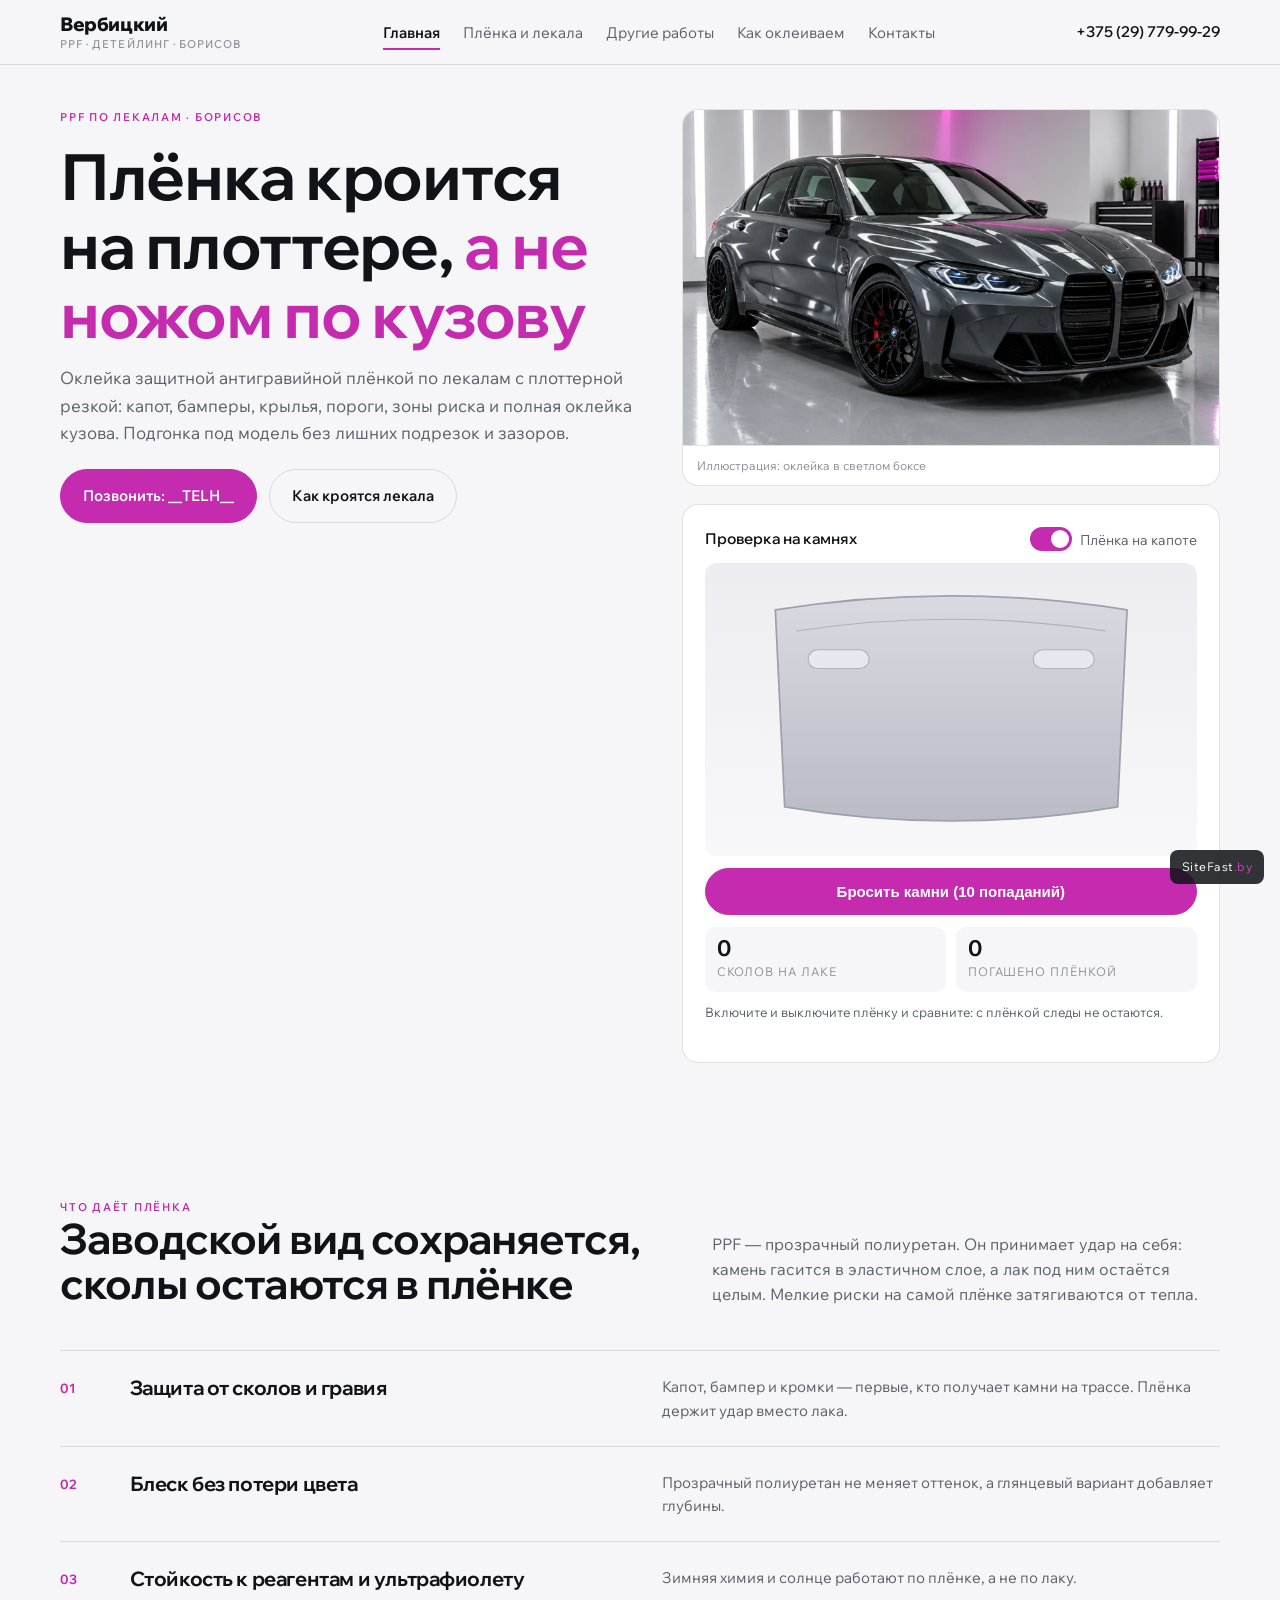
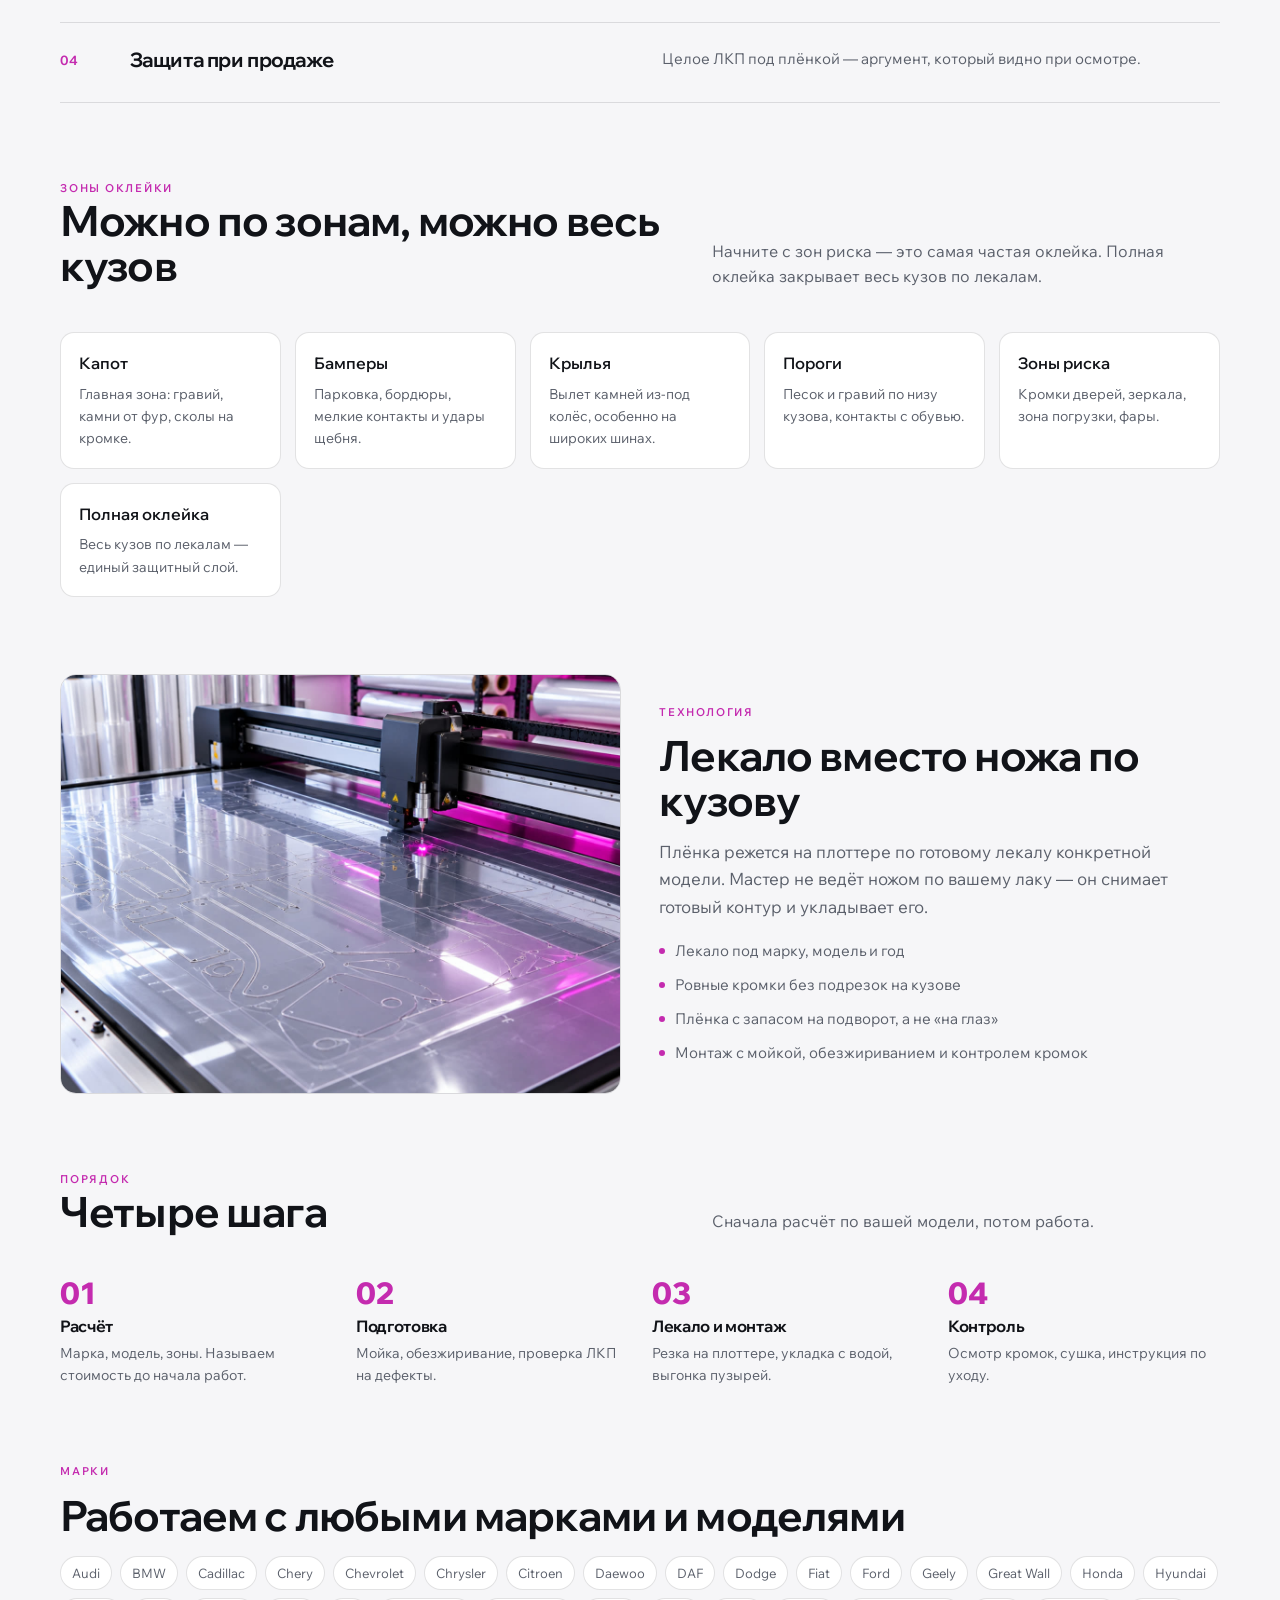
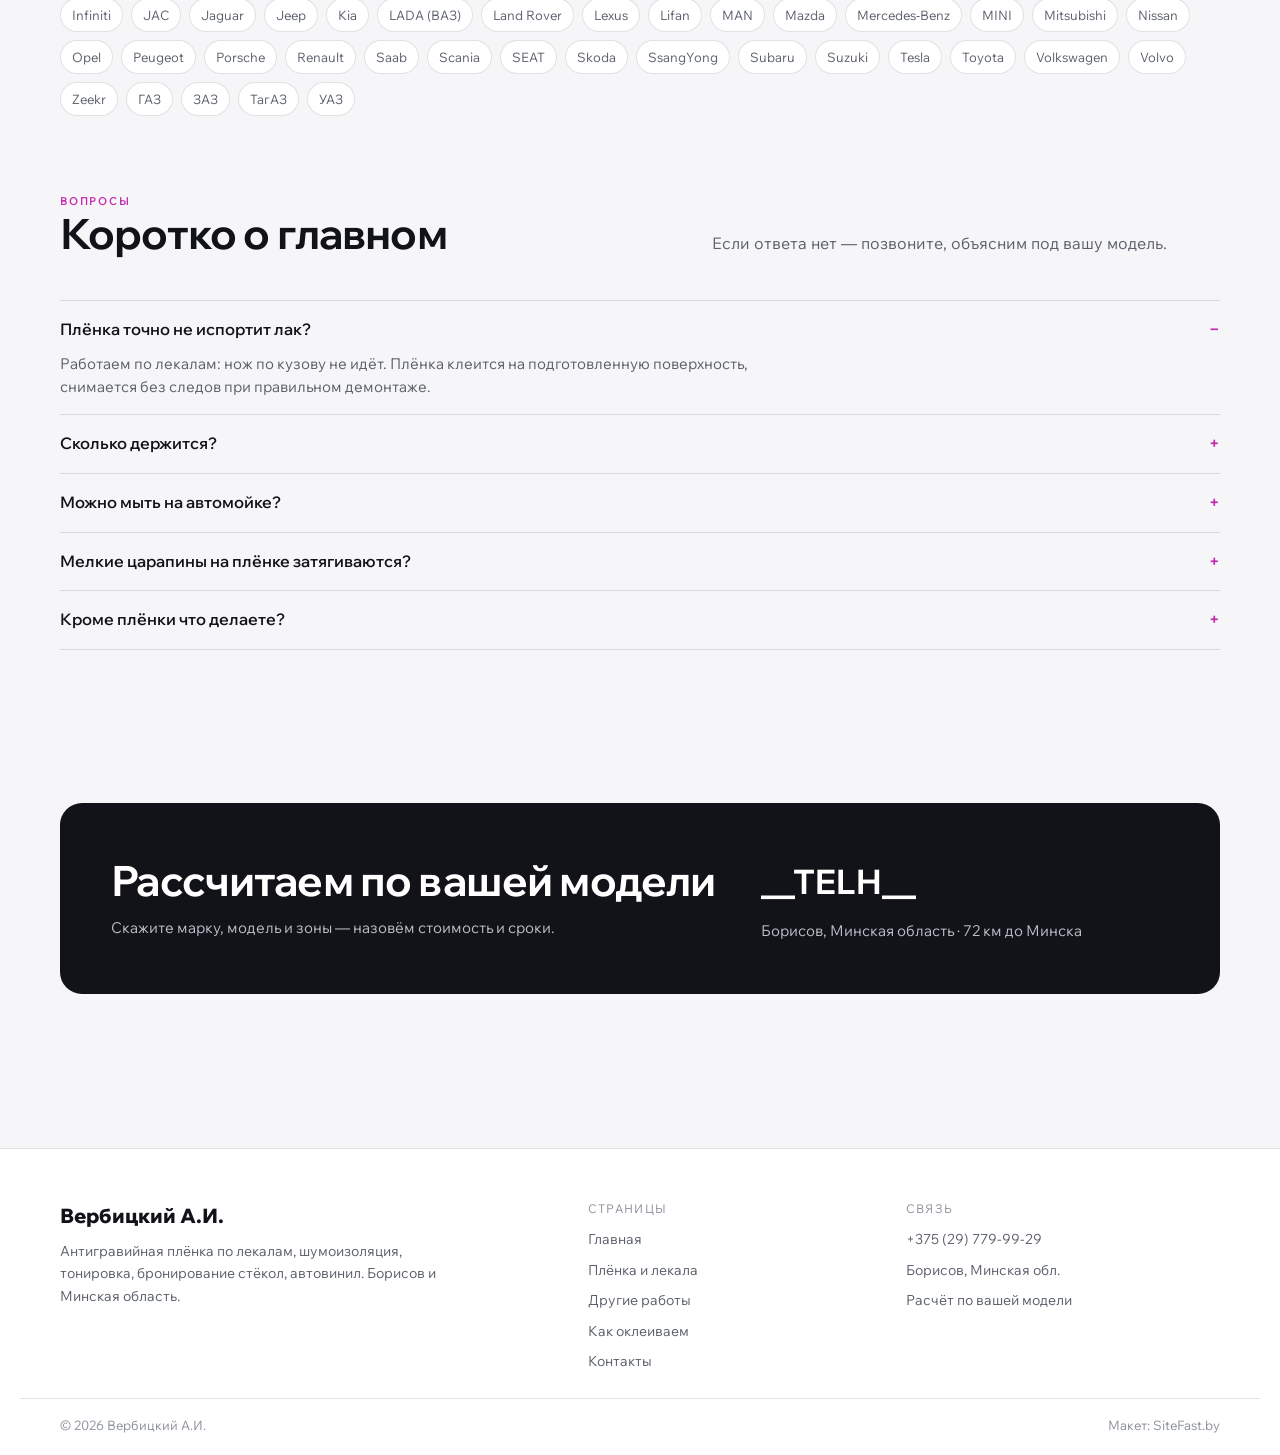
<file: index.html>
<!DOCTYPE html>
<html lang="ru">
<head>
<meta charset="UTF-8">
<meta name="viewport" content="width=device-width, initial-scale=1.0">
<title>Оклейка антигравийной плёнкой по лекалам в Борисове — Вербицкий А.И.</title>
<meta name="description" content="PPF по лекалам с плоттерной резкой: капот, бамперы, крылья, пороги, полная оклейка. Борисов, Минская область.">
<link rel="preconnect" href="https://fonts.googleapis.com">
<link rel="preconnect" href="https://fonts.gstatic.com" crossorigin>
<link href="https://fonts.googleapis.com/css2?family=Wix+Madefor+Display:wght@500;600;700;800&family=Wix+Madefor+Text:wght@400;500;600&display=swap" rel="stylesheet">
<link rel="stylesheet" href="assets/site.css">
</head>
<body>
<header class="top">
  <div class="wrap top__in">
    <a class="brand" href="index.html">Вербицкий<span>PPF · детейлинг · Борисов</span></a>
    <nav class="nav" id="nav"><a href="index.html" class="on">Главная</a><a href="ppf.html">Плёнка и лекала</a><a href="uslugi.html">Другие работы</a><a href="process.html">Как оклеиваем</a><a href="kontakty.html">Контакты</a></nav>
    <a class="top__tel" href="tel:+375297799929">+375 (29) 779-99-29</a>
    <button class="burger" id="burger" aria-label="Меню" aria-expanded="false"><span></span><span></span><span></span></button>
  </div>
</header>
<main>
<section class="hero"><div class="wrap"><div class="hero__grid">
  <div>
    <div class="micro">PPF по лекалам · Борисов</div>
    <h1 style="margin-top:14px">Плёнка кроится на плоттере, <em>а не ножом по кузову</em></h1>
    <p class="lead" style="margin-top:16px">Оклейка защитной антигравийной плёнкой по лекалам с плоттерной резкой: капот, бамперы, крылья, пороги, зоны риска и полная оклейка кузова. Подгонка под модель без лишних подрезок и зазоров.</p>
    <div class="hero__cta">
      <a class="btn" href="__TELD__">Позвонить: __TELH__</a>
      <a class="btn btn--ghost" href="ppf.html">Как кроятся лекала</a>
    </div>
  </div>
  <div>
    <figure class="hero__fig">
      <img src="assets/hero.jpg" alt="Автомобиль в светлом детейлинг-боксе">
      <figcaption class="hero__cap">Иллюстрация: оклейка в светлом боксе</figcaption>
    </figure>
    <div class="shoot">
  <div class="shoot__bar">
    <div class="shoot__title">Проверка на камнях</div>
    <label class="switch"><input type="checkbox" id="film" checked><span>Плёнка на капоте</span></label>
  </div>
  <div class="shoot__stage">
    <svg viewBox="0 0 420 250" role="img" aria-label="Схема капота автомобиля">
      <defs>
        <linearGradient id="hood" x1="0" y1="0" x2="0" y2="1">
          <stop offset="0" stop-color="#D9DAE1"/><stop offset="1" stop-color="#B9BBC5"/>
        </linearGradient>
      </defs>
      <rect width="420" height="250" fill="none"/>
      <path d="M60 40 Q210 16 360 40 L352 208 Q210 232 68 208 Z" fill="url(#hood)" stroke="#9EA1AC" stroke-width="1.5"/>
      <path d="M78 58 Q210 38 342 58" fill="none" stroke="#AFB2BC" stroke-width="1"/>
      <rect x="88" y="74" width="52" height="16" rx="8" fill="#E7E8EE" stroke="#AFB2BC"/>
      <rect x="280" y="74" width="52" height="16" rx="8" fill="#E7E8EE" stroke="#AFB2BC"/>
      <g id="hits"></g>
    </svg>
  </div>
  <button class="btn shoot__btn" id="throw" type="button">Бросить камни (10 попаданий)</button>
  <div class="shoot__res">
    <div class="shoot__cell"><div class="shoot__n" id="nHits">0</div><div class="shoot__l">сколов на лаке</div></div>
    <div class="shoot__cell"><div class="shoot__n" id="nSaved">0</div><div class="shoot__l">погашено плёнкой</div></div>
  </div>
  <div class="shoot__note" id="note">Включите и выключите плёнку и сравните: с плёнкой следы не остаются.</div>
</div>
  </div>
</div></div></section>
<section class="sec"><div class="wrap">
  <div class="hed"><div><div class="micro">Что даёт плёнка</div><h2>Заводской вид сохраняется, сколы остаются в плёнке</h2></div>
  <p>PPF — прозрачный полиуретан. Он принимает удар на себя: камень гасится в эластичном слое, а лак под ним остаётся целым. Мелкие риски на самой плёнке затягиваются от тепла.</p></div>
  <div class="rows">
    <div class="row"><div class="row__n">01</div><h3>Защита от сколов и гравия</h3><p>Капот, бампер и кромки — первые, кто получает камни на трассе. Плёнка держит удар вместо лака.</p></div>
    <div class="row"><div class="row__n">02</div><h3>Блеск без потери цвета</h3><p>Прозрачный полиуретан не меняет оттенок, а глянцевый вариант добавляет глубины.</p></div>
    <div class="row"><div class="row__n">03</div><h3>Стойкость к реагентам и ультрафиолету</h3><p>Зимняя химия и солнце работают по плёнке, а не по лаку.</p></div>
    <div class="row"><div class="row__n">04</div><h3>Защита при продаже</h3><p>Целое ЛКП под плёнкой — аргумент, который видно при осмотре.</p></div>
  </div>
</div></section>

<section class="sec" style="padding-top:0"><div class="wrap">
  <div class="hed"><div><div class="micro">Зоны оклейки</div><h2>Можно по зонам, можно весь кузов</h2></div>
  <p>Начните с зон риска — это самая частая оклейка. Полная оклейка закрывает весь кузов по лекалам.</p></div>
  <div class="zones">
    <div class="zone"><div class="zone__t">Капот</div><p>Главная зона: гравий, камни от фур, сколы на кромке.</p></div>
    <div class="zone"><div class="zone__t">Бамперы</div><p>Парковка, бордюры, мелкие контакты и удары щебня.</p></div>
    <div class="zone"><div class="zone__t">Крылья</div><p>Вылет камней из-под колёс, особенно на широких шинах.</p></div>
    <div class="zone"><div class="zone__t">Пороги</div><p>Песок и гравий по низу кузова, контакты с обувью.</p></div>
    <div class="zone"><div class="zone__t">Зоны риска</div><p>Кромки дверей, зеркала, зона погрузки, фары.</p></div>
    <div class="zone"><div class="zone__t">Полная оклейка</div><p>Весь кузов по лекалам — единый защитный слой.</p></div>
  </div>
</div></section>

<section class="sec" style="padding-top:0"><div class="wrap"><div class="split">
  <img src="assets/plotter.jpg" alt="Плоттер режет лекало из плёнки">
  <div>
    <div class="micro">Технология</div>
    <h2 style="margin-top:12px">Лекало вместо ножа по кузову</h2>
    <p class="lead" style="margin-top:14px">Плёнка режется на плоттере по готовому лекалу конкретной модели. Мастер не ведёт ножом по вашему лаку — он снимает готовый контур и укладывает его.</p>
    <ul class="ul" style="margin-top:18px">
      <li>Лекало под марку, модель и год</li>
      <li>Ровные кромки без подрезок на кузове</li>
      <li>Плёнка с запасом на подворот, а не «на глаз»</li>
      <li>Монтаж с мойкой, обезжириванием и контролем кромок</li>
    </ul>
  </div>
</div></div></section>

<section class="sec" style="padding-top:0"><div class="wrap">
  <div class="hed"><div><div class="micro">Порядок</div><h2>Четыре шага</h2></div><p>Сначала расчёт по вашей модели, потом работа.</p></div>
  <div class="steps">
    <div class="step"><div class="step__n">01</div><h3>Расчёт</h3><p>Марка, модель, зоны. Называем стоимость до начала работ.</p></div>
    <div class="step"><div class="step__n">02</div><h3>Подготовка</h3><p>Мойка, обезжиривание, проверка ЛКП на дефекты.</p></div>
    <div class="step"><div class="step__n">03</div><h3>Лекало и монтаж</h3><p>Резка на плоттере, укладка с водой, выгонка пузырей.</p></div>
    <div class="step"><div class="step__n">04</div><h3>Контроль</h3><p>Осмотр кромок, сушка, инструкция по уходу.</p></div>
  </div>
</div></section>

<section class="sec" style="padding-top:0"><div class="wrap">
  <div class="micro">Марки</div>
  <h2 style="margin-top:12px;margin-bottom:18px">Работаем с любыми марками и моделями</h2>
  <div class="brands"><span>Audi</span><span>BMW</span><span>Cadillac</span><span>Chery</span><span>Chevrolet</span><span>Chrysler</span><span>Citroen</span><span>Daewoo</span><span>DAF</span><span>Dodge</span><span>Fiat</span><span>Ford</span><span>Geely</span><span>Great Wall</span><span>Honda</span><span>Hyundai</span><span>Infiniti</span><span>JAC</span><span>Jaguar</span><span>Jeep</span><span>Kia</span><span>LADA (ВАЗ)</span><span>Land Rover</span><span>Lexus</span><span>Lifan</span><span>MAN</span><span>Mazda</span><span>Mercedes-Benz</span><span>MINI</span><span>Mitsubishi</span><span>Nissan</span><span>Opel</span><span>Peugeot</span><span>Porsche</span><span>Renault</span><span>Saab</span><span>Scania</span><span>SEAT</span><span>Skoda</span><span>SsangYong</span><span>Subaru</span><span>Suzuki</span><span>Tesla</span><span>Toyota</span><span>Volkswagen</span><span>Volvo</span><span>Zeekr</span><span>ГАЗ</span><span>ЗАЗ</span><span>ТагАЗ</span><span>УАЗ</span></div>
</div></section>

<section class="sec" style="padding-top:0"><div class="wrap">
  <div class="hed"><div><div class="micro">Вопросы</div><h2>Коротко о главном</h2></div><p>Если ответа нет — позвоните, объясним под вашу модель.</p></div>
  <div class="qa">
    <details open><summary>Плёнка точно не испортит лак?</summary><p>Работаем по лекалам: нож по кузову не идёт. Плёнка клеится на подготовленную поверхность, снимается без следов при правильном демонтаже.</p></details>
    <details><summary>Сколько держится?</summary><p>Зависит от материала и условий эксплуатации. На встрече показываем, какой плёнкой работаем, и объясняем разницу по срокам.</p></details>
    <details><summary>Можно мыть на автомойке?</summary><p>Да, после полной полимеризации. Дальше даём инструкцию по уходу: чем можно, чем не стоит и почему.</p></details>
    <details><summary>Мелкие царапины на плёнке затягиваются?</summary><p>Да, у полиуретана есть эффект самовосстановления от тепла. Это и показано в блоке с камнями выше.</p></details>
    <details><summary>Кроме плёнки что делаете?</summary><p>Шумоизоляцию, тонировку, бронирование стёкол и автовинил — подробности на странице «Другие работы».</p></details>
  </div>
</div></section>

<section class="sec"><div class="wrap"><div class="cta">
  <div><h2>Рассчитаем по вашей модели</h2><p>Скажите марку, модель и зоны — назовём стоимость и сроки.</p></div>
  <div><a class="cta__phone" href="__TELD__">__TELH__</a><p style="margin-top:10px">Борисов, Минская область · 72 км до Минска</p></div>
</div></div></section>
</main>
<footer class="foot">
  <div class="wrap foot__in">
    <div>
      <div class="foot__brand">Вербицкий А.И.</div>
      <p>Антигравийная плёнка по лекалам, шумоизоляция, тонировка, бронирование стёкол, автовинил. Борисов и Минская область.</p>
    </div>
    <div><div class="foot__t">Страницы</div><ul><li><a href="index.html">Главная</a></li><li><a href="ppf.html">Плёнка и лекала</a></li><li><a href="uslugi.html">Другие работы</a></li><li><a href="process.html">Как оклеиваем</a></li><li><a href="kontakty.html">Контакты</a></li></ul></div>
    <div><div class="foot__t">Связь</div><ul><li><a href="tel:+375297799929">+375 (29) 779-99-29</a></li><li>Борисов, Минская обл.</li><li>Расчёт по вашей модели</li></ul></div>
  </div>
  <div class="wrap foot__bottom"><span>© 2026 Вербицкий А.И.</span><span class="mark">Макет: SiteFast.by</span></div>
</footer>
<a class="stamp" href="https://sitefast.by" target="_blank" rel="noopener">SiteFast<span>.by</span></a>
<script src="assets/site.js"></script>
</body>
</html>
</file>
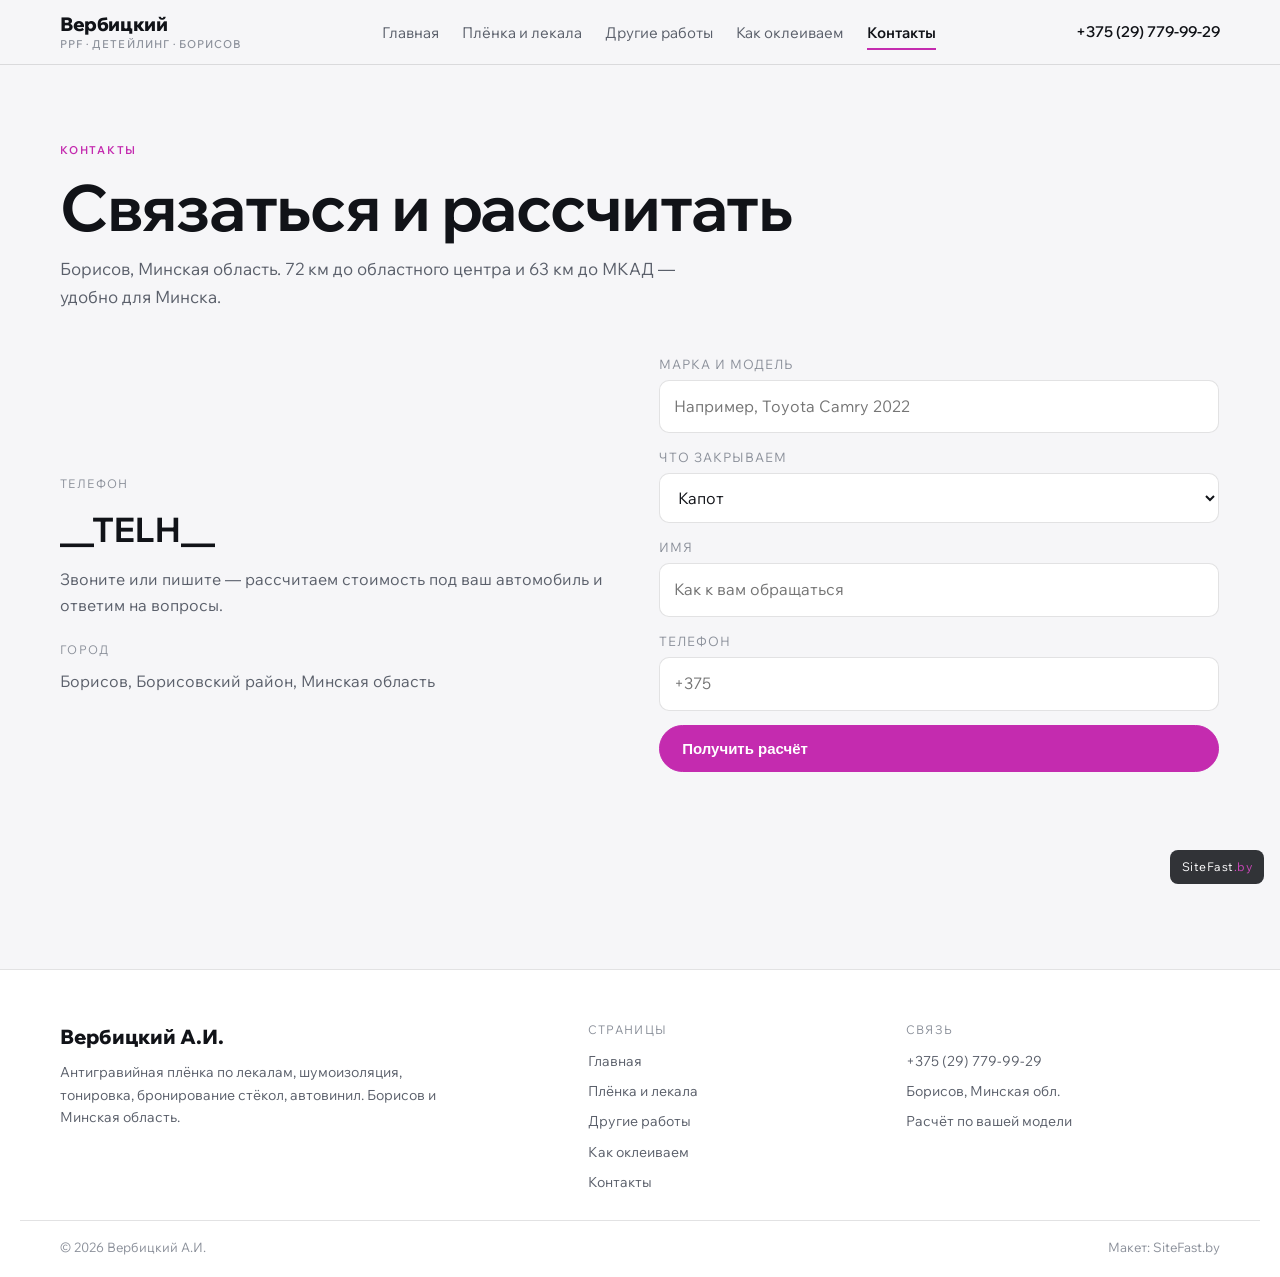
<file: kontakty.html>
<!DOCTYPE html>
<html lang="ru">
<head>
<meta charset="UTF-8">
<meta name="viewport" content="width=device-width, initial-scale=1.0">
<title>Контакты — оклейка авто плёнкой в Борисове</title>
<meta name="description" content="Телефон, город и форма расчёта стоимости оклейки под вашу модель.">
<link rel="preconnect" href="https://fonts.googleapis.com">
<link rel="preconnect" href="https://fonts.gstatic.com" crossorigin>
<link href="https://fonts.googleapis.com/css2?family=Wix+Madefor+Display:wght@500;600;700;800&family=Wix+Madefor+Text:wght@400;500;600&display=swap" rel="stylesheet">
<link rel="stylesheet" href="assets/site.css">
</head>
<body>
<header class="top">
  <div class="wrap top__in">
    <a class="brand" href="index.html">Вербицкий<span>PPF · детейлинг · Борисов</span></a>
    <nav class="nav" id="nav"><a href="index.html">Главная</a><a href="ppf.html">Плёнка и лекала</a><a href="uslugi.html">Другие работы</a><a href="process.html">Как оклеиваем</a><a href="kontakty.html" class="on">Контакты</a></nav>
    <a class="top__tel" href="tel:+375297799929">+375 (29) 779-99-29</a>
    <button class="burger" id="burger" aria-label="Меню" aria-expanded="false"><span></span><span></span><span></span></button>
  </div>
</header>
<main>
<section class="sec"><div class="wrap">
  <div class="micro">Контакты</div>
  <h1 style="margin-top:12px">Связаться и рассчитать</h1>
  <p class="lead" style="margin-top:14px">Борисов, Минская область. 72 км до областного центра и 63 км до МКАД — удобно для Минска.</p>
  <div class="split" style="margin-top:clamp(24px,3.4vw,44px)">
    <div>
      <div class="foot__t">Телефон</div>
      <a class="cta__phone" href="__TELD__" style="color:var(--ink)">__TELH__</a>
      <p style="margin-top:10px;color:var(--ink2)">Звоните или пишите — рассчитаем стоимость под ваш автомобиль и ответим на вопросы.</p>
      <div class="foot__t" style="margin-top:22px">Город</div>
      <p style="color:var(--ink2)">Борисов, Борисовский район, Минская область</p>
    </div>
    <form class="form" id="reqForm" novalidate>
      <div class="field"><label for="q-car">Марка и модель</label><input id="q-car" type="text" placeholder="Например, Toyota Camry 2022"></div>
      <div class="field"><label for="q-zone">Что закрываем</label>
        <select id="q-zone"><option>Капот</option><option>Бампер и крылья</option><option>Зоны риска</option><option>Полная оклейка</option><option>Другая работа</option></select>
      </div>
      <div class="field"><label for="q-name">Имя</label><input id="q-name" type="text" placeholder="Как к вам обращаться"></div>
      <div class="field"><label for="q-tel">Телефон</label><input id="q-tel" type="tel" placeholder="+375"></div>
      <button class="btn" type="submit">Получить расчёт</button>
      <div class="shoot__note" id="note" style="min-height:20px"></div>
    </form>
  </div>
</div></section>
</main>
<footer class="foot">
  <div class="wrap foot__in">
    <div>
      <div class="foot__brand">Вербицкий А.И.</div>
      <p>Антигравийная плёнка по лекалам, шумоизоляция, тонировка, бронирование стёкол, автовинил. Борисов и Минская область.</p>
    </div>
    <div><div class="foot__t">Страницы</div><ul><li><a href="index.html">Главная</a></li><li><a href="ppf.html">Плёнка и лекала</a></li><li><a href="uslugi.html">Другие работы</a></li><li><a href="process.html">Как оклеиваем</a></li><li><a href="kontakty.html">Контакты</a></li></ul></div>
    <div><div class="foot__t">Связь</div><ul><li><a href="tel:+375297799929">+375 (29) 779-99-29</a></li><li>Борисов, Минская обл.</li><li>Расчёт по вашей модели</li></ul></div>
  </div>
  <div class="wrap foot__bottom"><span>© 2026 Вербицкий А.И.</span><span class="mark">Макет: SiteFast.by</span></div>
</footer>
<a class="stamp" href="https://sitefast.by" target="_blank" rel="noopener">SiteFast<span>.by</span></a>
<script src="assets/site.js"></script>
</body>
</html>
</file>
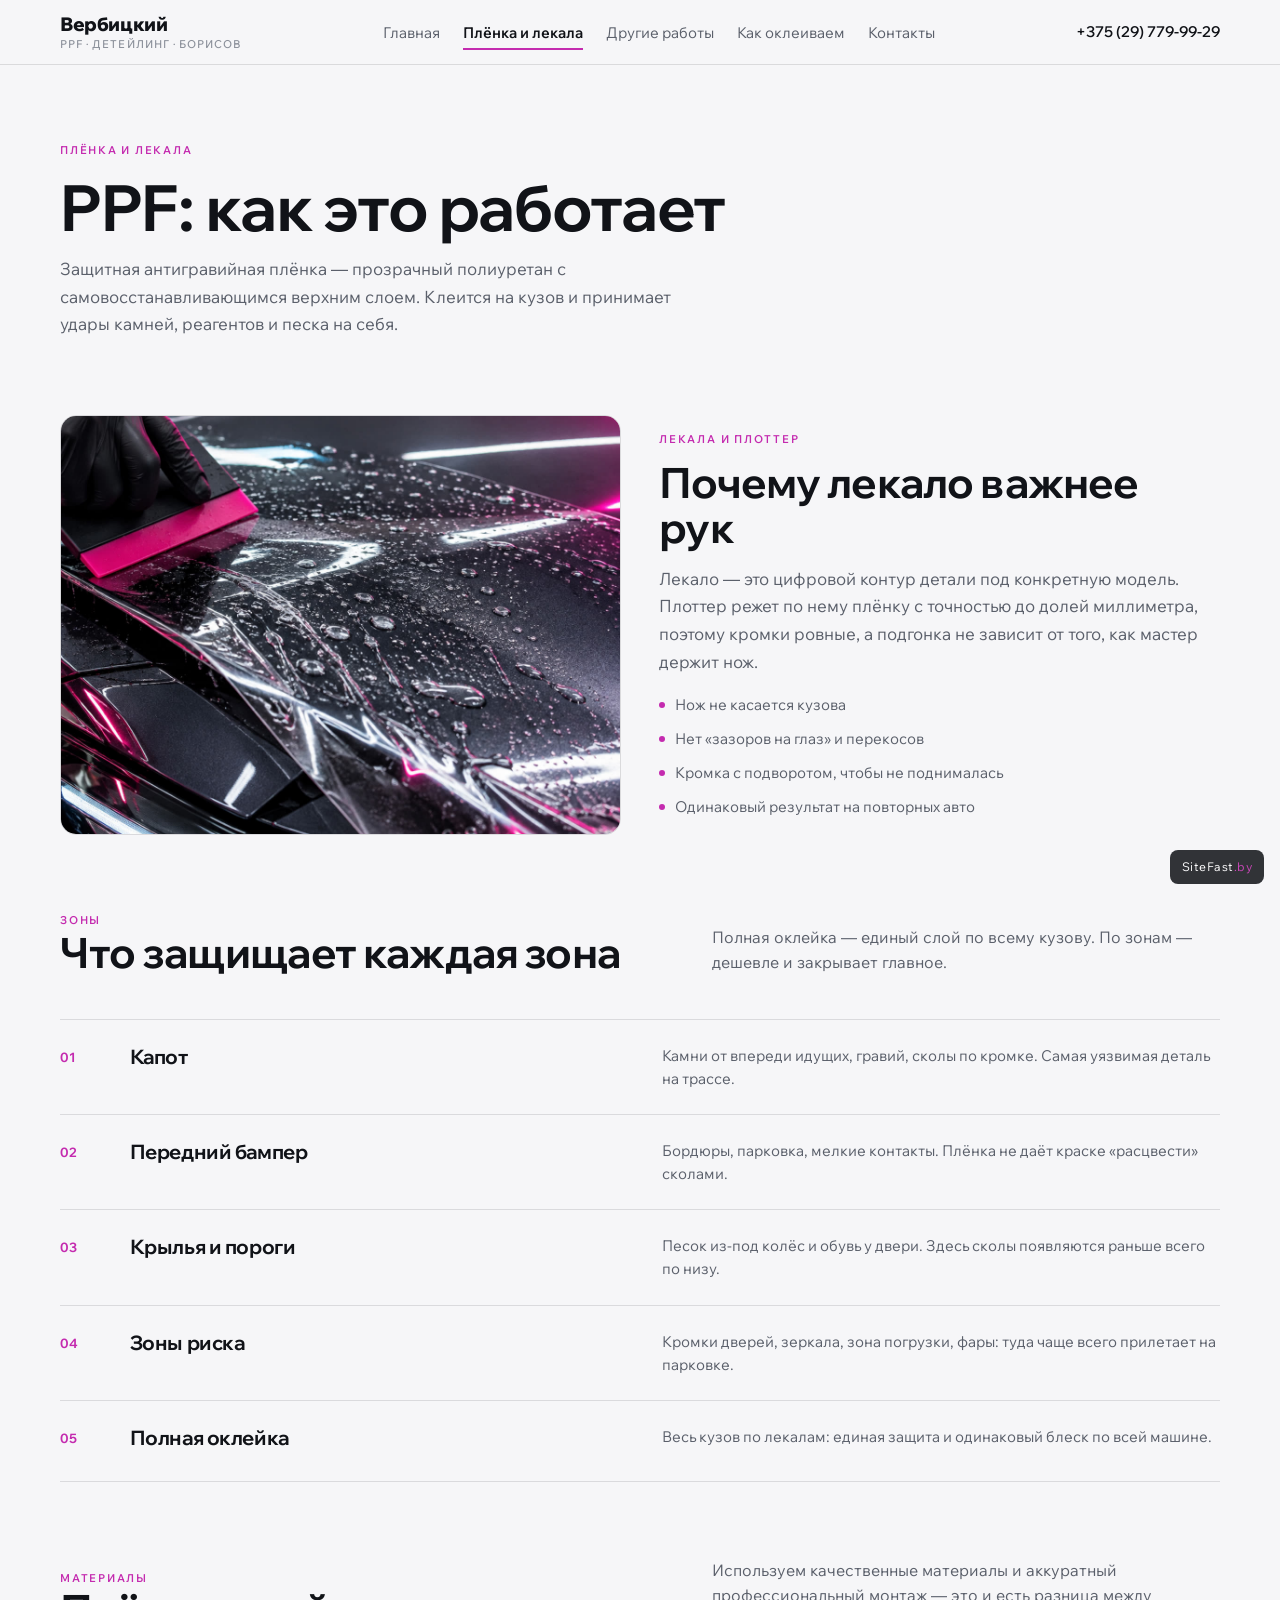
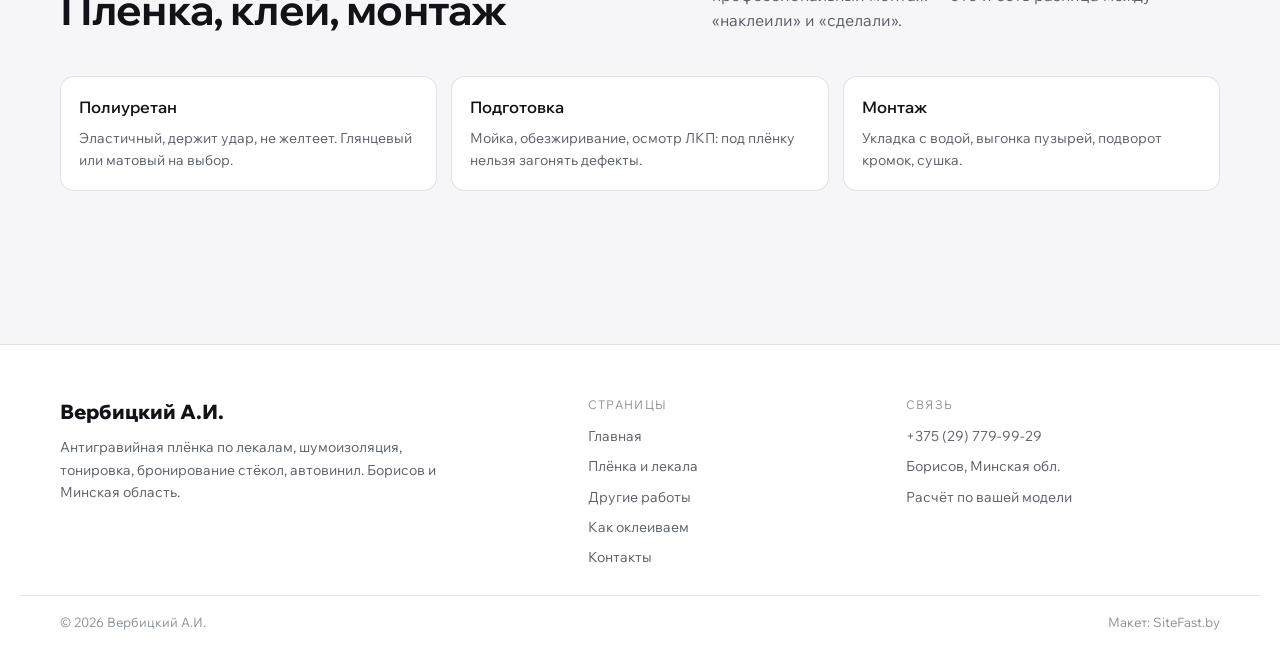
<file: ppf.html>
<!DOCTYPE html>
<html lang="ru">
<head>
<meta charset="UTF-8">
<meta name="viewport" content="width=device-width, initial-scale=1.0">
<title>PPF и плоттерная резка по лекалам — как это работает</title>
<meta name="description" content="Как кроится защитная плёнка по лекалам, какие зоны закрываем и почему нож не касается кузова.">
<link rel="preconnect" href="https://fonts.googleapis.com">
<link rel="preconnect" href="https://fonts.gstatic.com" crossorigin>
<link href="https://fonts.googleapis.com/css2?family=Wix+Madefor+Display:wght@500;600;700;800&family=Wix+Madefor+Text:wght@400;500;600&display=swap" rel="stylesheet">
<link rel="stylesheet" href="assets/site.css">
</head>
<body>
<header class="top">
  <div class="wrap top__in">
    <a class="brand" href="index.html">Вербицкий<span>PPF · детейлинг · Борисов</span></a>
    <nav class="nav" id="nav"><a href="index.html">Главная</a><a href="ppf.html" class="on">Плёнка и лекала</a><a href="uslugi.html">Другие работы</a><a href="process.html">Как оклеиваем</a><a href="kontakty.html">Контакты</a></nav>
    <a class="top__tel" href="tel:+375297799929">+375 (29) 779-99-29</a>
    <button class="burger" id="burger" aria-label="Меню" aria-expanded="false"><span></span><span></span><span></span></button>
  </div>
</header>
<main>
<section class="sec"><div class="wrap">
  <div class="micro">Плёнка и лекала</div>
  <h1 style="margin-top:12px">PPF: как это работает</h1>
  <p class="lead" style="margin-top:14px">Защитная антигравийная плёнка — прозрачный полиуретан с самовосстанавливающимся верхним слоем. Клеится на кузов и принимает удары камней, реагентов и песка на себя.</p>
</div></section>
<section class="sec" style="padding-top:0"><div class="wrap"><div class="split">
  <img src="assets/film.jpg" alt="Монтаж защитной плёнки на капот">
  <div>
    <div class="micro">Лекала и плоттер</div>
    <h2 style="margin-top:12px">Почему лекало важнее рук</h2>
    <p class="lead" style="margin-top:14px">Лекало — это цифровой контур детали под конкретную модель. Плоттер режет по нему плёнку с точностью до долей миллиметра, поэтому кромки ровные, а подгонка не зависит от того, как мастер держит нож.</p>
    <ul class="ul" style="margin-top:18px">
      <li>Нож не касается кузова</li>
      <li>Нет «зазоров на глаз» и перекосов</li>
      <li>Кромка с подворотом, чтобы не поднималась</li>
      <li>Одинаковый результат на повторных авто</li>
    </ul>
  </div>
</div></div></section>
<section class="sec" style="padding-top:0"><div class="wrap">
  <div class="hed"><div><div class="micro">Зоны</div><h2>Что защищает каждая зона</h2></div><p>Полная оклейка — единый слой по всему кузову. По зонам — дешевле и закрывает главное.</p></div>
  <div class="rows">
    <div class="row"><div class="row__n">01</div><h3>Капот</h3><p>Камни от впереди идущих, гравий, сколы по кромке. Самая уязвимая деталь на трассе.</p></div>
    <div class="row"><div class="row__n">02</div><h3>Передний бампер</h3><p>Бордюры, парковка, мелкие контакты. Плёнка не даёт краске «расцвести» сколами.</p></div>
    <div class="row"><div class="row__n">03</div><h3>Крылья и пороги</h3><p>Песок из-под колёс и обувь у двери. Здесь сколы появляются раньше всего по низу.</p></div>
    <div class="row"><div class="row__n">04</div><h3>Зоны риска</h3><p>Кромки дверей, зеркала, зона погрузки, фары: туда чаще всего прилетает на парковке.</p></div>
    <div class="row"><div class="row__n">05</div><h3>Полная оклейка</h3><p>Весь кузов по лекалам: единая защита и одинаковый блеск по всей машине.</p></div>
  </div>
</div></section>
<section class="sec" style="padding-top:0"><div class="wrap">
  <div class="hed"><div><div class="micro">Материалы</div><h2>Плёнка, клей, монтаж</h2></div><p>Используем качественные материалы и аккуратный профессиональный монтаж — это и есть разница между «наклеили» и «сделали».</p></div>
  <div class="zones">
    <div class="zone"><div class="zone__t">Полиуретан</div><p>Эластичный, держит удар, не желтеет. Глянцевый или матовый на выбор.</p></div>
    <div class="zone"><div class="zone__t">Подготовка</div><p>Мойка, обезжиривание, осмотр ЛКП: под плёнку нельзя загонять дефекты.</p></div>
    <div class="zone"><div class="zone__t">Монтаж</div><p>Укладка с водой, выгонка пузырей, подворот кромок, сушка.</p></div>
  </div>
</div></section>
</main>
<footer class="foot">
  <div class="wrap foot__in">
    <div>
      <div class="foot__brand">Вербицкий А.И.</div>
      <p>Антигравийная плёнка по лекалам, шумоизоляция, тонировка, бронирование стёкол, автовинил. Борисов и Минская область.</p>
    </div>
    <div><div class="foot__t">Страницы</div><ul><li><a href="index.html">Главная</a></li><li><a href="ppf.html">Плёнка и лекала</a></li><li><a href="uslugi.html">Другие работы</a></li><li><a href="process.html">Как оклеиваем</a></li><li><a href="kontakty.html">Контакты</a></li></ul></div>
    <div><div class="foot__t">Связь</div><ul><li><a href="tel:+375297799929">+375 (29) 779-99-29</a></li><li>Борисов, Минская обл.</li><li>Расчёт по вашей модели</li></ul></div>
  </div>
  <div class="wrap foot__bottom"><span>© 2026 Вербицкий А.И.</span><span class="mark">Макет: SiteFast.by</span></div>
</footer>
<a class="stamp" href="https://sitefast.by" target="_blank" rel="noopener">SiteFast<span>.by</span></a>
<script src="assets/site.js"></script>
</body>
</html>
</file>
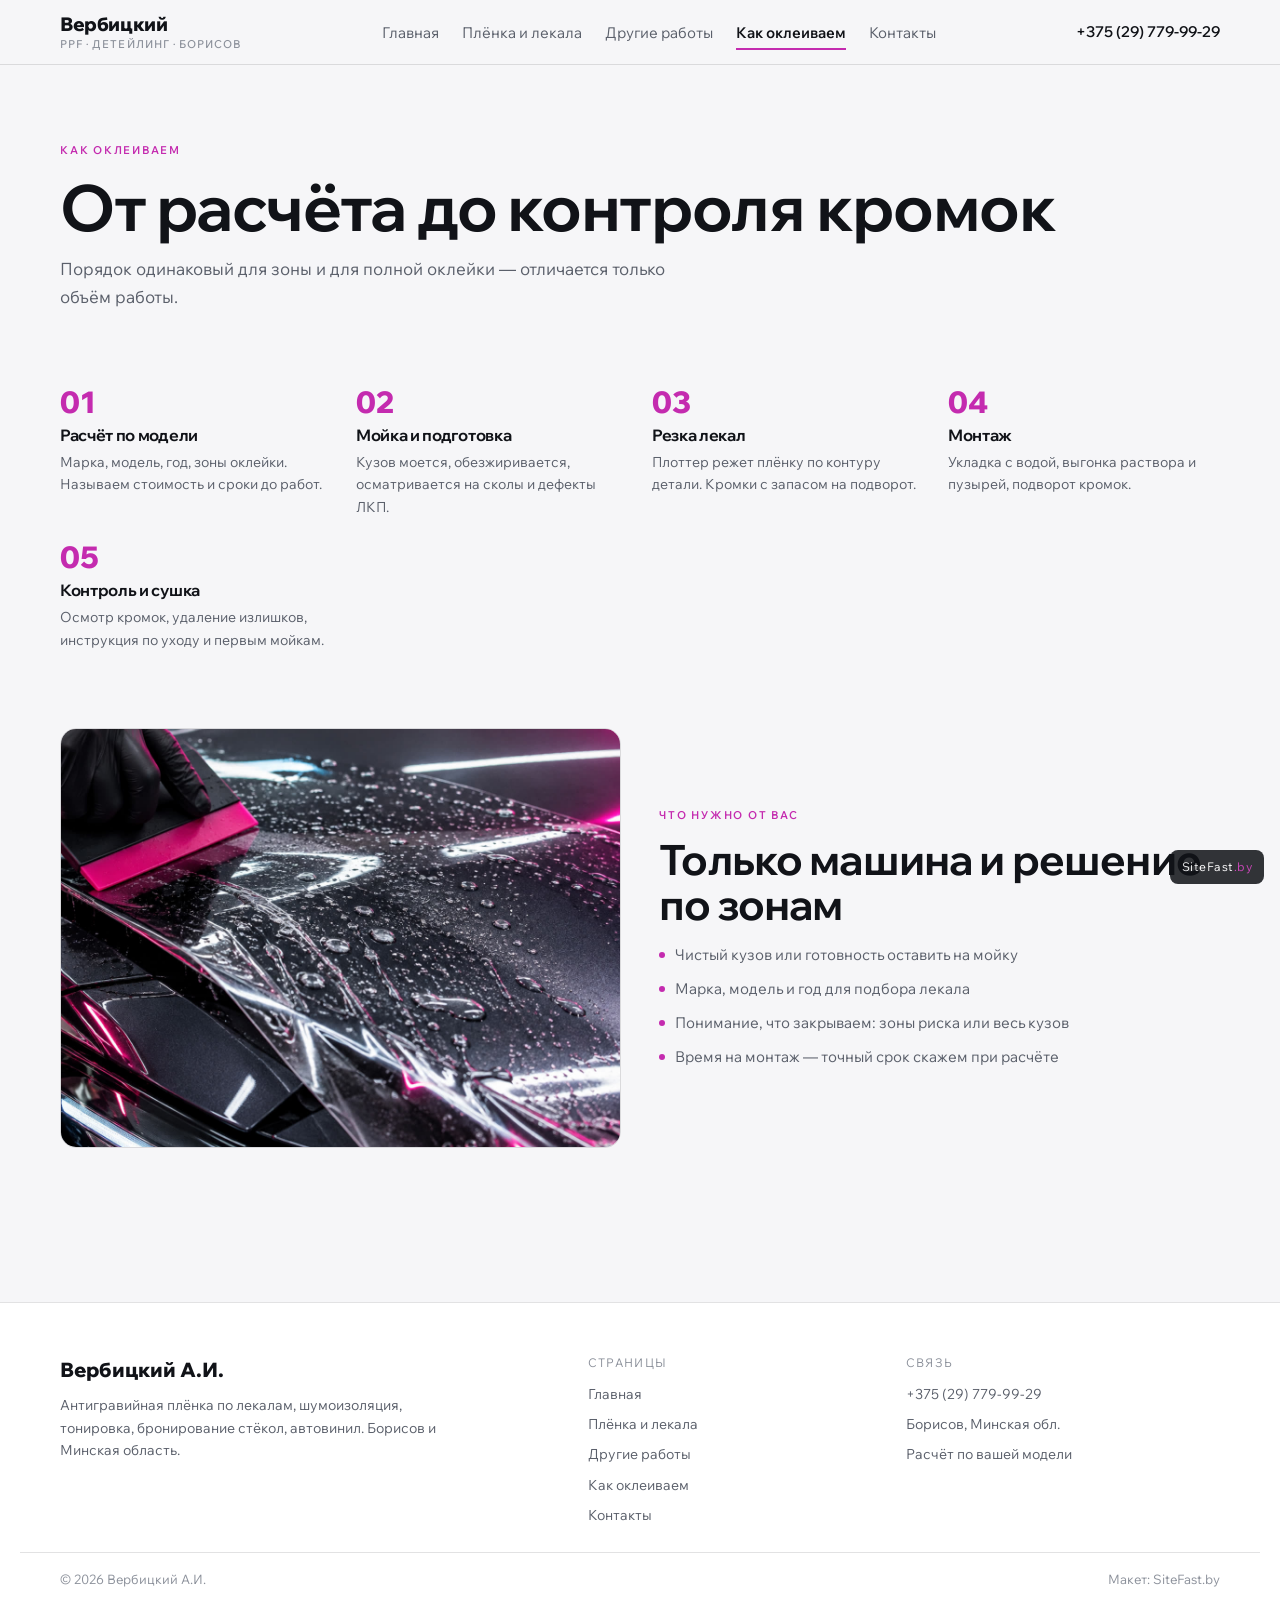
<file: process.html>
<!DOCTYPE html>
<html lang="ru">
<head>
<meta charset="UTF-8">
<meta name="viewport" content="width=device-width, initial-scale=1.0">
<title>Как проходит оклейка: от расчёта до контроля кромок</title>
<meta name="description" content="Пять шагов оклейки: расчёт по модели, подготовка кузова, резка лекал, монтаж, контроль.">
<link rel="preconnect" href="https://fonts.googleapis.com">
<link rel="preconnect" href="https://fonts.gstatic.com" crossorigin>
<link href="https://fonts.googleapis.com/css2?family=Wix+Madefor+Display:wght@500;600;700;800&family=Wix+Madefor+Text:wght@400;500;600&display=swap" rel="stylesheet">
<link rel="stylesheet" href="assets/site.css">
</head>
<body>
<header class="top">
  <div class="wrap top__in">
    <a class="brand" href="index.html">Вербицкий<span>PPF · детейлинг · Борисов</span></a>
    <nav class="nav" id="nav"><a href="index.html">Главная</a><a href="ppf.html">Плёнка и лекала</a><a href="uslugi.html">Другие работы</a><a href="process.html" class="on">Как оклеиваем</a><a href="kontakty.html">Контакты</a></nav>
    <a class="top__tel" href="tel:+375297799929">+375 (29) 779-99-29</a>
    <button class="burger" id="burger" aria-label="Меню" aria-expanded="false"><span></span><span></span><span></span></button>
  </div>
</header>
<main>
<section class="sec"><div class="wrap">
  <div class="micro">Как оклеиваем</div>
  <h1 style="margin-top:12px">От расчёта до контроля кромок</h1>
  <p class="lead" style="margin-top:14px">Порядок одинаковый для зоны и для полной оклейки — отличается только объём работы.</p>
</div></section>
<section class="sec" style="padding-top:0"><div class="wrap"><div class="steps" style="grid-template-columns:repeat(auto-fit,minmax(240px,1fr))">
  <div class="step"><div class="step__n">01</div><h3>Расчёт по модели</h3><p>Марка, модель, год, зоны оклейки. Называем стоимость и сроки до работ.</p></div>
  <div class="step"><div class="step__n">02</div><h3>Мойка и подготовка</h3><p>Кузов моется, обезжиривается, осматривается на сколы и дефекты ЛКП.</p></div>
  <div class="step"><div class="step__n">03</div><h3>Резка лекал</h3><p>Плоттер режет плёнку по контуру детали. Кромки с запасом на подворот.</p></div>
  <div class="step"><div class="step__n">04</div><h3>Монтаж</h3><p>Укладка с водой, выгонка раствора и пузырей, подворот кромок.</p></div>
  <div class="step"><div class="step__n">05</div><h3>Контроль и сушка</h3><p>Осмотр кромок, удаление излишков, инструкция по уходу и первым мойкам.</p></div>
</div></div></section>
<section class="sec" style="padding-top:0"><div class="wrap"><div class="split">
  <img src="assets/film.jpg" alt="Оклейка детали защитной плёнкой">
  <div>
    <div class="micro">Что нужно от вас</div>
    <h2 style="margin-top:12px">Только машина и решение по зонам</h2>
    <ul class="ul" style="margin-top:16px">
      <li>Чистый кузов или готовность оставить на мойку</li>
      <li>Марка, модель и год для подбора лекала</li>
      <li>Понимание, что закрываем: зоны риска или весь кузов</li>
      <li>Время на монтаж — точный срок скажем при расчёте</li>
    </ul>
  </div>
</div></div></section>
</main>
<footer class="foot">
  <div class="wrap foot__in">
    <div>
      <div class="foot__brand">Вербицкий А.И.</div>
      <p>Антигравийная плёнка по лекалам, шумоизоляция, тонировка, бронирование стёкол, автовинил. Борисов и Минская область.</p>
    </div>
    <div><div class="foot__t">Страницы</div><ul><li><a href="index.html">Главная</a></li><li><a href="ppf.html">Плёнка и лекала</a></li><li><a href="uslugi.html">Другие работы</a></li><li><a href="process.html">Как оклеиваем</a></li><li><a href="kontakty.html">Контакты</a></li></ul></div>
    <div><div class="foot__t">Связь</div><ul><li><a href="tel:+375297799929">+375 (29) 779-99-29</a></li><li>Борисов, Минская обл.</li><li>Расчёт по вашей модели</li></ul></div>
  </div>
  <div class="wrap foot__bottom"><span>© 2026 Вербицкий А.И.</span><span class="mark">Макет: SiteFast.by</span></div>
</footer>
<a class="stamp" href="https://sitefast.by" target="_blank" rel="noopener">SiteFast<span>.by</span></a>
<script src="assets/site.js"></script>
</body>
</html>
</file>
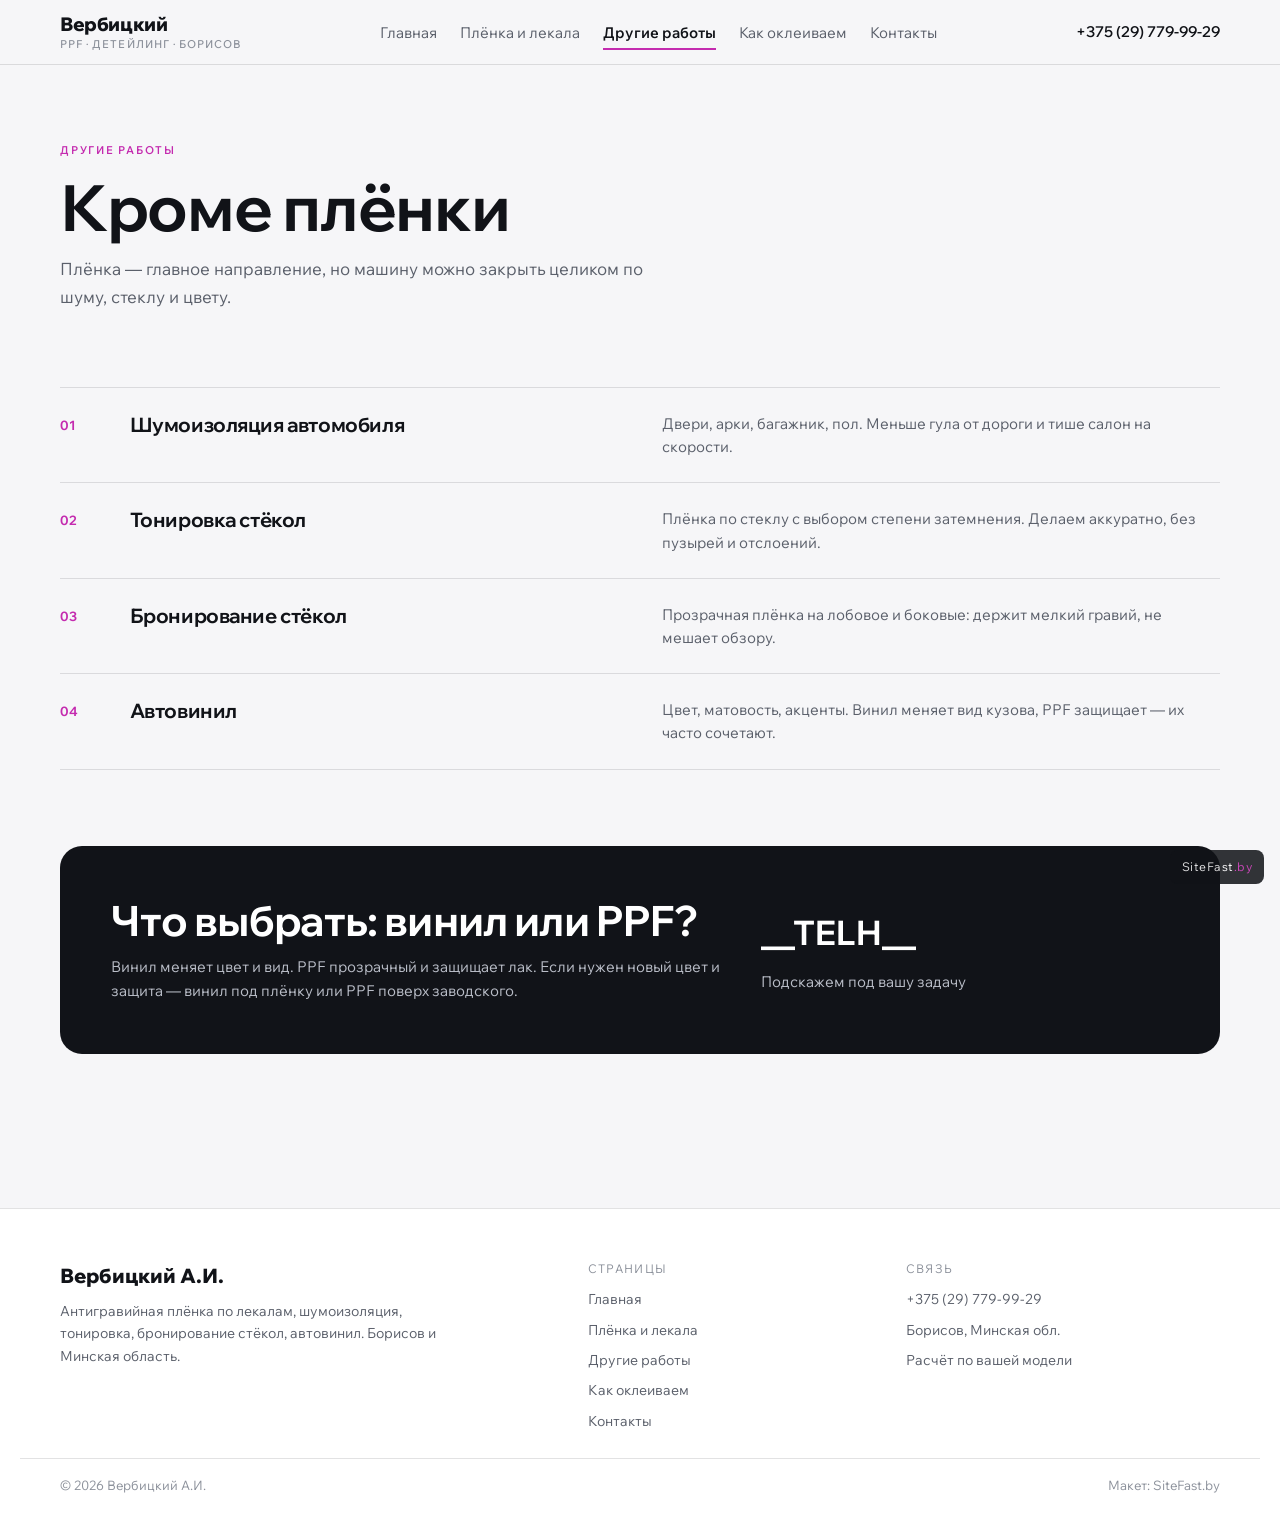
<file: uslugi.html>
<!DOCTYPE html>
<html lang="ru">
<head>
<meta charset="UTF-8">
<meta name="viewport" content="width=device-width, initial-scale=1.0">
<title>Шумоизоляция, тонировка, бронирование стёкол, автовинил — Борисов</title>
<meta name="description" content="Другие работы: шумоизоляция автомобиля, тонировка и бронирование стёкол, автовинил.">
<link rel="preconnect" href="https://fonts.googleapis.com">
<link rel="preconnect" href="https://fonts.gstatic.com" crossorigin>
<link href="https://fonts.googleapis.com/css2?family=Wix+Madefor+Display:wght@500;600;700;800&family=Wix+Madefor+Text:wght@400;500;600&display=swap" rel="stylesheet">
<link rel="stylesheet" href="assets/site.css">
</head>
<body>
<header class="top">
  <div class="wrap top__in">
    <a class="brand" href="index.html">Вербицкий<span>PPF · детейлинг · Борисов</span></a>
    <nav class="nav" id="nav"><a href="index.html">Главная</a><a href="ppf.html">Плёнка и лекала</a><a href="uslugi.html" class="on">Другие работы</a><a href="process.html">Как оклеиваем</a><a href="kontakty.html">Контакты</a></nav>
    <a class="top__tel" href="tel:+375297799929">+375 (29) 779-99-29</a>
    <button class="burger" id="burger" aria-label="Меню" aria-expanded="false"><span></span><span></span><span></span></button>
  </div>
</header>
<main>
<section class="sec"><div class="wrap">
  <div class="micro">Другие работы</div>
  <h1 style="margin-top:12px">Кроме плёнки</h1>
  <p class="lead" style="margin-top:14px">Плёнка — главное направление, но машину можно закрыть целиком по шуму, стеклу и цвету.</p>
</div></section>
<section class="sec" style="padding-top:0"><div class="wrap"><div class="rows">
  <div class="row"><div class="row__n">01</div><h3>Шумоизоляция автомобиля</h3><p>Двери, арки, багажник, пол. Меньше гула от дороги и тише салон на скорости.</p></div>
  <div class="row"><div class="row__n">02</div><h3>Тонировка стёкол</h3><p>Плёнка по стеклу с выбором степени затемнения. Делаем аккуратно, без пузырей и отслоений.</p></div>
  <div class="row"><div class="row__n">03</div><h3>Бронирование стёкол</h3><p>Прозрачная плёнка на лобовое и боковые: держит мелкий гравий, не мешает обзору.</p></div>
  <div class="row"><div class="row__n">04</div><h3>Автовинил</h3><p>Цвет, матовость, акценты. Винил меняет вид кузова, PPF защищает — их часто сочетают.</p></div>
</div></div></section>
<section class="sec" style="padding-top:0"><div class="wrap"><div class="cta">
  <div><h2>Что выбрать: винил или PPF?</h2><p>Винил меняет цвет и вид. PPF прозрачный и защищает лак. Если нужен новый цвет и защита — винил под плёнку или PPF поверх заводского.</p></div>
  <div><a class="cta__phone" href="__TELD__">__TELH__</a><p style="margin-top:10px">Подскажем под вашу задачу</p></div>
</div></div></section>
</main>
<footer class="foot">
  <div class="wrap foot__in">
    <div>
      <div class="foot__brand">Вербицкий А.И.</div>
      <p>Антигравийная плёнка по лекалам, шумоизоляция, тонировка, бронирование стёкол, автовинил. Борисов и Минская область.</p>
    </div>
    <div><div class="foot__t">Страницы</div><ul><li><a href="index.html">Главная</a></li><li><a href="ppf.html">Плёнка и лекала</a></li><li><a href="uslugi.html">Другие работы</a></li><li><a href="process.html">Как оклеиваем</a></li><li><a href="kontakty.html">Контакты</a></li></ul></div>
    <div><div class="foot__t">Связь</div><ul><li><a href="tel:+375297799929">+375 (29) 779-99-29</a></li><li>Борисов, Минская обл.</li><li>Расчёт по вашей модели</li></ul></div>
  </div>
  <div class="wrap foot__bottom"><span>© 2026 Вербицкий А.И.</span><span class="mark">Макет: SiteFast.by</span></div>
</footer>
<a class="stamp" href="https://sitefast.by" target="_blank" rel="noopener">SiteFast<span>.by</span></a>
<script src="assets/site.js"></script>
</body>
</html>
</file>
<file: assets/site.css>
:root{
  --bg:#F6F6F8; --card:#FFFFFF; --ink:#111318; --ink2:#5B606B; --ink3:#8C919B;
  --line:rgba(17,19,24,.12); --mag:#C42BAF; --mag-d:#9E1F8C; --mag-soft:#FBEDF8;
  --r:16px; --gap:clamp(16px,2.4vw,32px);
  --f-d:'Wix Madefor Display',system-ui,sans-serif; --f-t:'Wix Madefor Text',system-ui,sans-serif;
}
*{box-sizing:border-box}
html{scroll-behavior:smooth}
body{margin:0;background:var(--bg);color:var(--ink);font-family:var(--f-t);font-size:16px;line-height:1.6;-webkit-font-smoothing:antialiased}
img{max-width:100%;display:block}
a{color:inherit;text-decoration:none}
.wrap{width:100%;max-width:1240px;margin:0 auto;padding:0 clamp(16px,4vw,40px)}
h1,h2,h3{font-family:var(--f-d);font-weight:700;letter-spacing:-.02em;margin:0;line-height:1.08}
h1{font-size:clamp(32px,5.2vw,64px)}
h2{font-size:clamp(24px,3.4vw,42px)}
h3{font-size:clamp(17px,1.6vw,21px);line-height:1.25}
p{margin:0}
.micro{font-size:11px;letter-spacing:.16em;text-transform:uppercase;color:var(--mag);font-weight:600}
.lead{color:var(--ink2);font-size:clamp(15px,1.35vw,18px);max-width:56ch}
.btn{display:inline-flex;align-items:center;gap:9px;padding:14px 22px;border-radius:100px;background:var(--mag);color:#fff;font-weight:600;font-size:15px;border:1px solid var(--mag);transition:transform .2s,background .2s}
.btn:hover{background:var(--mag-d);transform:translateY(-2px)}
.btn--ghost{background:transparent;color:var(--ink);border-color:var(--line)}
.btn--ghost:hover{background:#fff;border-color:var(--ink)}
.sec{padding:clamp(44px,6vw,88px) 0}
.hed{display:grid;grid-template-columns:minmax(0,1.1fr) minmax(0,.9fr);gap:var(--gap);align-items:end;margin-bottom:clamp(24px,3.4vw,44px)}
.hed p{color:var(--ink2);font-size:15.5px}
@media(max-width:860px){.hed{grid-template-columns:1fr}}
/* шапка */
.top{position:sticky;top:0;z-index:50;background:rgba(246,246,248,.92);backdrop-filter:blur(10px);border-bottom:1px solid var(--line)}
.top__in{display:flex;align-items:center;justify-content:space-between;gap:18px;padding-top:14px;padding-bottom:14px}
.brand{font-family:var(--f-d);font-weight:800;font-size:19px;letter-spacing:-.02em;display:flex;flex-direction:column;line-height:1.1}
.brand span{font-family:var(--f-t);font-weight:500;font-size:10.5px;letter-spacing:.1em;text-transform:uppercase;color:var(--ink3);margin-top:4px}
.nav{display:flex;gap:clamp(12px,1.8vw,26px);font-size:14.5px}
.nav a{color:var(--ink2);position:relative;padding:4px 0}
.nav a:hover{color:var(--ink)}
.nav a.on{color:var(--ink);font-weight:600}
.nav a.on::after{content:"";position:absolute;left:0;right:0;bottom:-2px;height:2px;background:var(--mag)}
.top__tel{font-family:var(--f-d);font-weight:600;font-size:15px;white-space:nowrap}
.burger{display:none;background:none;border:0;padding:8px;cursor:pointer}
.burger span{display:block;width:22px;height:2px;background:var(--ink);margin:5px 0;transition:.25s}
@media(max-width:980px){
  .nav{position:fixed;inset:60px 0 auto 0;background:#fff;flex-direction:column;padding:18px 24px;gap:14px;border-bottom:1px solid var(--line);transform:translateY(-140%);transition:transform .3s}
  .nav.open{transform:none}
  .burger{display:block}
  .top__tel{display:none}
}
/* hero */
.hero{padding:clamp(24px,3.4vw,44px) 0 clamp(34px,4.6vw,64px)}
.hero__grid{display:grid;grid-template-columns:minmax(0,1.04fr) minmax(0,.96fr);gap:clamp(20px,3vw,44px);align-items:start}
.hero h1 em{font-style:normal;color:var(--mag)}
.hero__cta{display:flex;gap:12px;flex-wrap:wrap;margin-top:22px}
.hero__fig{margin:0;border-radius:var(--r);overflow:hidden;border:1px solid var(--line);background:#fff}
.hero__fig img{width:100%;aspect-ratio:16/10;object-fit:cover}
.hero__cap{font-size:12px;color:var(--ink3);padding:10px 14px;border-top:1px solid var(--line)}
@media(max-width:900px){.hero__grid{grid-template-columns:1fr}}
/* обстрел */
.shoot{background:#fff;border:1px solid var(--line);border-radius:var(--r);padding:clamp(14px,2vw,22px);margin-top:18px}
.shoot__bar{display:flex;align-items:center;justify-content:space-between;gap:12px;flex-wrap:wrap;margin-bottom:12px}
.shoot__title{font-family:var(--f-d);font-weight:600;font-size:15px}
.switch{display:inline-flex;align-items:center;gap:8px;font-size:13.5px;color:var(--ink2);cursor:pointer;user-select:none}
.switch input{appearance:none;width:42px;height:24px;border-radius:100px;background:#D8D8DE;position:relative;transition:.2s;cursor:pointer;margin:0}
.switch input:checked{background:var(--mag)}
.switch input::after{content:"";position:absolute;top:3px;left:3px;width:18px;height:18px;border-radius:50%;background:#fff;transition:.2s}
.switch input:checked::after{transform:translateX(18px)}
.shoot__stage{position:relative;border-radius:12px;overflow:hidden;background:linear-gradient(180deg,#EDEDF1,#F8F8FA)}
.shoot__stage svg{display:block;width:100%;height:auto}
.shoot__btn{width:100%;margin-top:12px;justify-content:center}
.shoot__res{display:grid;grid-template-columns:1fr 1fr;gap:10px;margin-top:12px}
.shoot__cell{background:var(--bg);border-radius:10px;padding:10px 12px}
.shoot__n{font-family:var(--f-d);font-weight:700;font-size:22px;line-height:1}
.shoot__l{font-size:11.5px;color:var(--ink3);margin-top:4px;text-transform:uppercase;letter-spacing:.08em}
.shoot__note{font-size:13px;color:var(--ink2);margin-top:10px;min-height:38px}
/* строки */
.rows{border-top:1px solid var(--line)}
.row{display:grid;grid-template-columns:44px minmax(0,1fr) minmax(0,1.1fr);gap:clamp(10px,2vw,26px);padding:clamp(16px,2vw,24px) 0;border-bottom:1px solid var(--line);align-items:start}
.row__n{font-family:var(--f-d);font-weight:700;font-size:13px;color:var(--mag);padding-top:3px}
.row h3{margin-bottom:6px}
.row p{color:var(--ink2);font-size:14.5px}
@media(max-width:760px){.row{grid-template-columns:32px 1fr}.row p{grid-column:2}}
/* карточки зон */
.zones{display:grid;grid-template-columns:repeat(auto-fit,minmax(220px,1fr));gap:14px}
.zone{background:#fff;border:1px solid var(--line);border-radius:14px;padding:18px;transition:transform .2s,border-color .2s}
.zone:hover{transform:translateY(-3px);border-color:var(--mag)}
.zone__t{font-family:var(--f-d);font-weight:600;font-size:16px;margin-bottom:6px}
.zone p{font-size:14px;color:var(--ink2)}
/* split */
.split{display:grid;grid-template-columns:1fr 1fr;gap:clamp(18px,3vw,44px);align-items:center}
.split img{border-radius:var(--r);border:1px solid var(--line);aspect-ratio:4/3;object-fit:cover}
@media(max-width:860px){.split{grid-template-columns:1fr}}
.ul{list-style:none;padding:0;margin:0;display:grid;gap:10px}
.ul li{display:flex;gap:10px;font-size:15px;color:var(--ink2)}
.ul li::before{content:"";flex:0 0 6px;height:6px;border-radius:50%;background:var(--mag);margin-top:9px}
/* шаги */
.steps{display:grid;grid-template-columns:repeat(4,1fr);gap:clamp(12px,2vw,24px)}
.step__n{font-family:var(--f-d);font-weight:800;font-size:30px;color:var(--mag);line-height:1;margin-bottom:8px}
.step h3{font-size:16px;margin-bottom:6px}
.step p{font-size:14px;color:var(--ink2)}
@media(max-width:860px){.steps{grid-template-columns:1fr 1fr}}
@media(max-width:520px){.steps{grid-template-columns:1fr}}
/* марки */
.brands{display:flex;flex-wrap:wrap;gap:8px}
.brands span{font-size:12.5px;padding:6px 11px;border:1px solid var(--line);border-radius:100px;color:var(--ink2);background:#fff}
/* faq */
.qa{border-top:1px solid var(--line)}
.qa details{border-bottom:1px solid var(--line);padding:16px 0}
.qa summary{cursor:pointer;font-family:var(--f-d);font-weight:600;font-size:16px;list-style:none;display:flex;justify-content:space-between;gap:14px}
.qa summary::-webkit-details-marker{display:none}
.qa summary::after{content:"+";color:var(--mag);font-weight:700}
.qa details[open] summary::after{content:"−"}
.qa p{margin-top:10px;color:var(--ink2);font-size:14.5px;max-width:70ch}
/* cta */
.cta{background:var(--ink);color:#fff;border-radius:22px;padding:clamp(24px,4vw,52px);display:grid;grid-template-columns:minmax(0,1.2fr) minmax(0,.8fr);gap:clamp(18px,3vw,40px);align-items:center}
.cta h2{color:#fff}
.cta p{color:#B9BDC7;font-size:15px;margin-top:12px}
.cta__phone{font-family:var(--f-d);font-weight:700;font-size:clamp(22px,3vw,34px);color:#fff;display:block}
.cta__phone:hover{color:var(--mag)}
@media(max-width:820px){.cta{grid-template-columns:1fr}}
/* форма */
.form{display:grid;gap:14px;max-width:560px}
.field label{display:block;font-size:12.5px;color:var(--ink3);text-transform:uppercase;letter-spacing:.08em;margin-bottom:6px}
.field input,.field select,.field textarea{width:100%;padding:13px 14px;border:1px solid var(--line);border-radius:10px;font:inherit;background:#fff;color:var(--ink)}
.field input:focus,.field select:focus,.field textarea:focus{outline:none;border-color:var(--mag);box-shadow:0 0 0 3px var(--mag-soft)}
.field.err input,.field.err select{border-color:#E0353E;box-shadow:0 0 0 3px #FDECEC}
/* футер */
.foot{background:#fff;border-top:1px solid var(--line);margin-top:clamp(40px,6vw,80px);padding:clamp(28px,4vw,52px) 0 20px}
.foot__in{display:grid;grid-template-columns:minmax(0,1.4fr) minmax(0,.8fr) minmax(0,.9fr);gap:clamp(18px,3vw,44px)}
.foot__brand{font-family:var(--f-d);font-weight:800;font-size:20px;margin-bottom:8px}
.foot p{color:var(--ink2);font-size:14px;max-width:44ch}
.foot__t{font-size:11.5px;letter-spacing:.12em;text-transform:uppercase;color:var(--ink3);margin-bottom:10px}
.foot ul{list-style:none;padding:0;margin:0;display:grid;gap:8px;font-size:14px;color:var(--ink2)}
.foot a:hover{color:var(--mag)}
.foot__bottom{display:flex;justify-content:space-between;gap:12px;flex-wrap:wrap;margin-top:26px;padding-top:16px;border-top:1px solid var(--line);font-size:12.5px;color:var(--ink3)}
@media(max-width:860px){.foot__in{grid-template-columns:1fr}}
/* плашка */
.stamp{position:fixed;right:16px;bottom:16px;z-index:60;background:#111318;color:#fff;font-size:11.5px;letter-spacing:.04em;padding:8px 12px;border-radius:8px;opacity:.86;transition:.2s}
.stamp span{color:var(--mag)}
.stamp:hover{opacity:1}
@media(max-width:520px){.stamp{right:10px;bottom:10px;font-size:10.5px;padding:6px 9px}}
/* reveal */
.js .fx{opacity:0;transform:translateY(14px);transition:opacity .6s,transform .6s}
.js .fx.in{opacity:1;transform:none}
@media(prefers-reduced-motion:reduce){.js .fx{opacity:1;transform:none;transition:none}}
</file>
